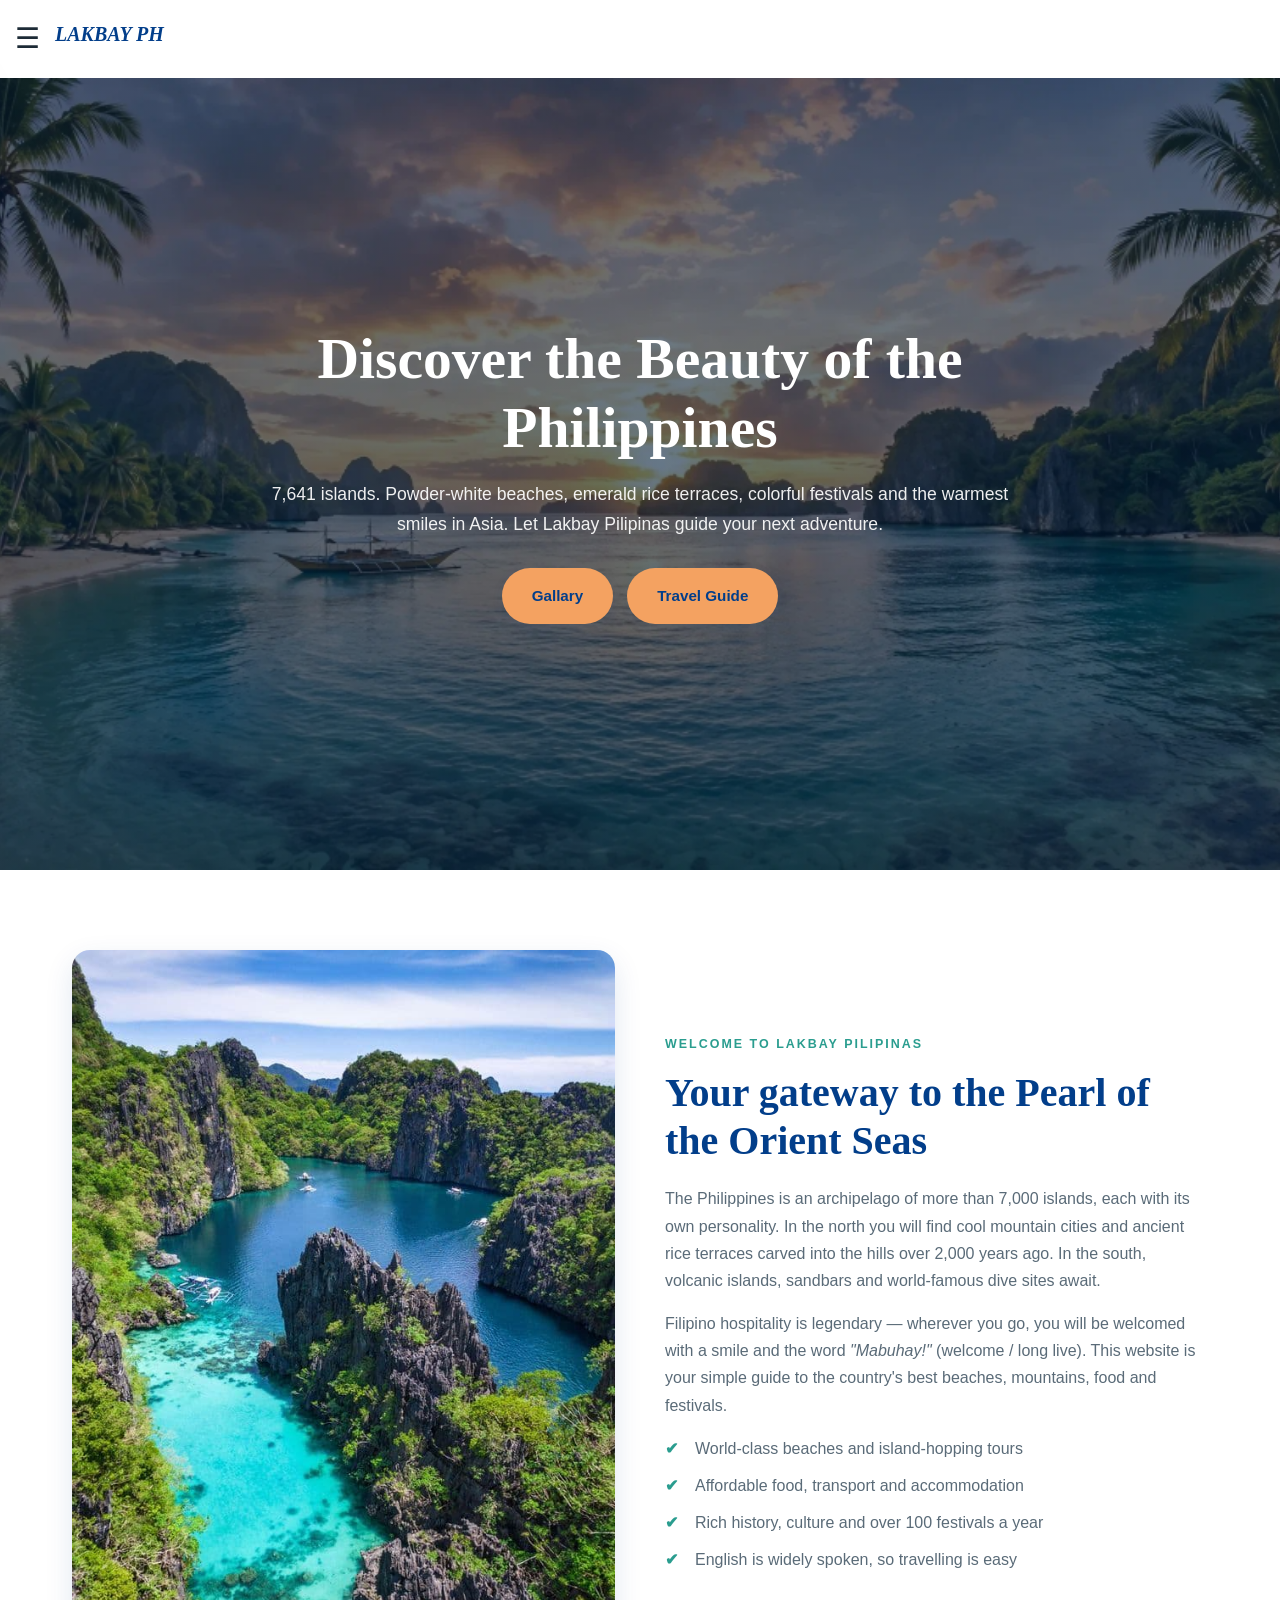
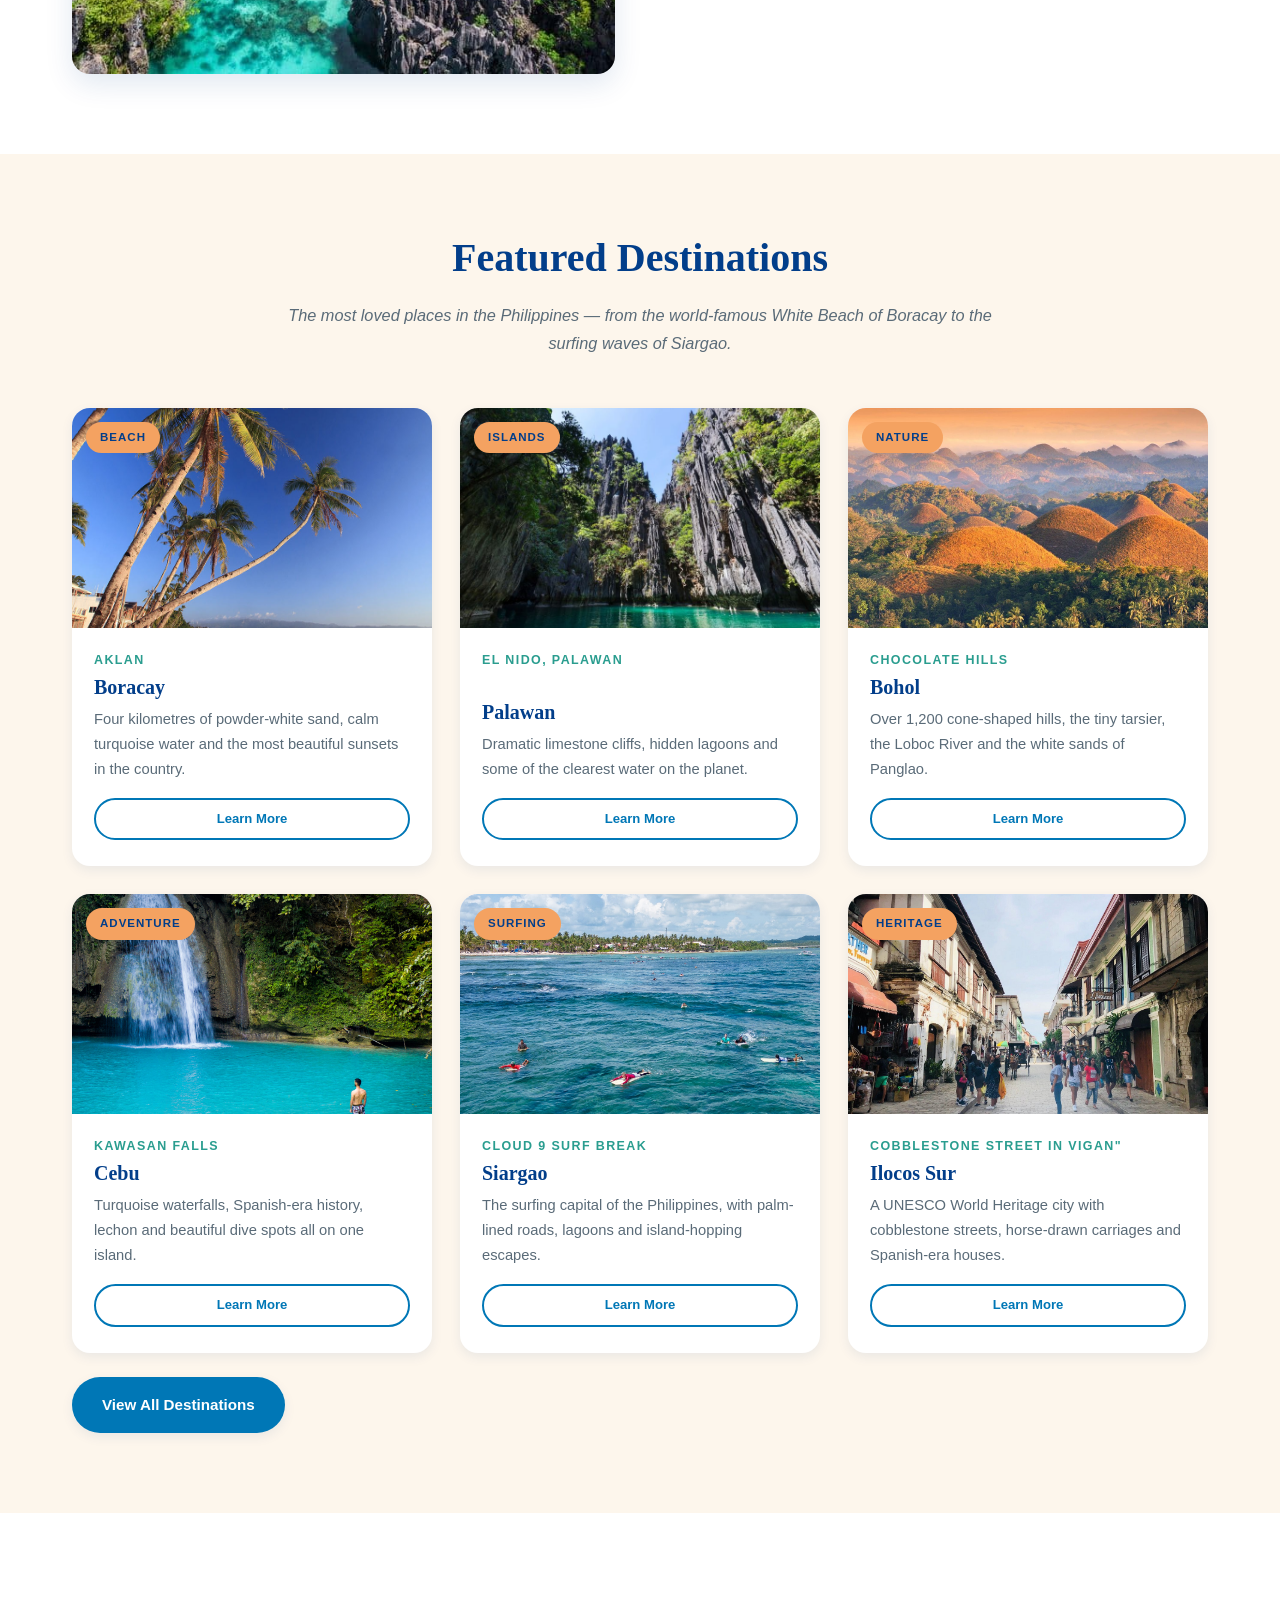
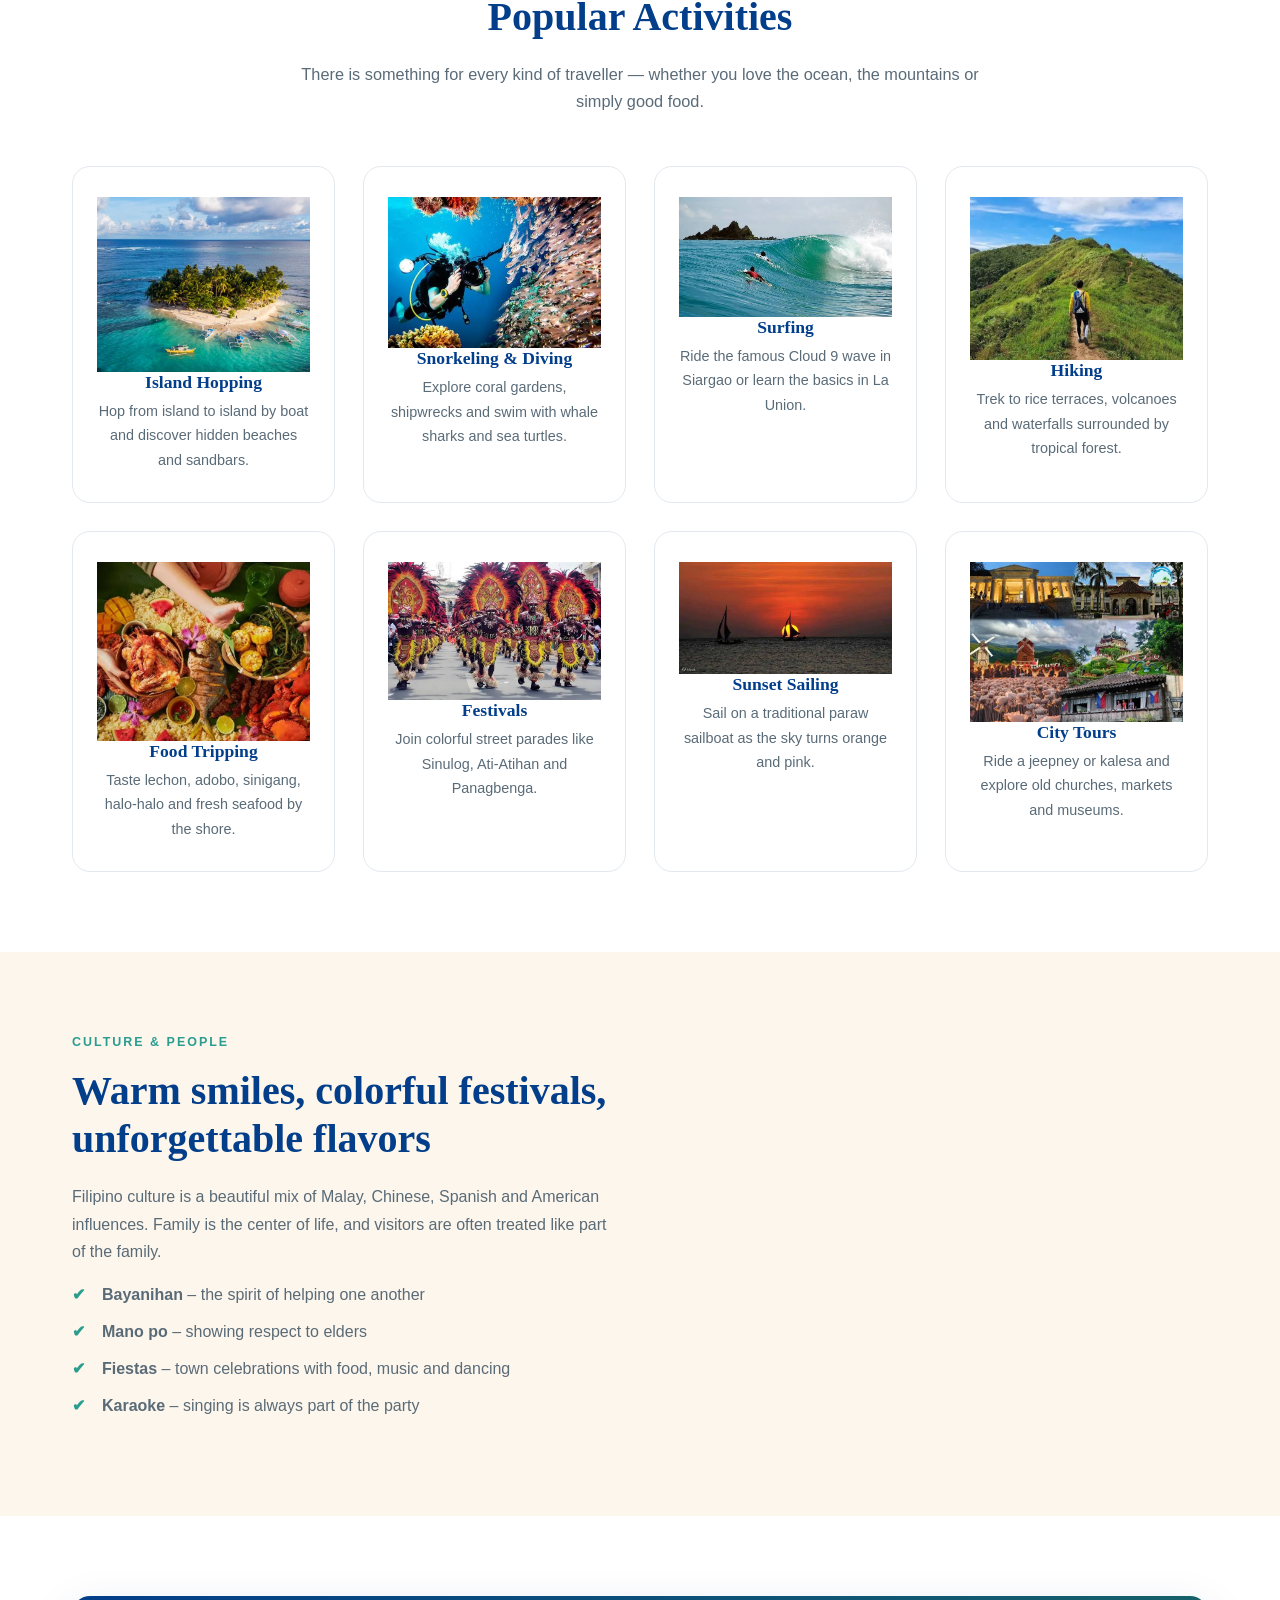
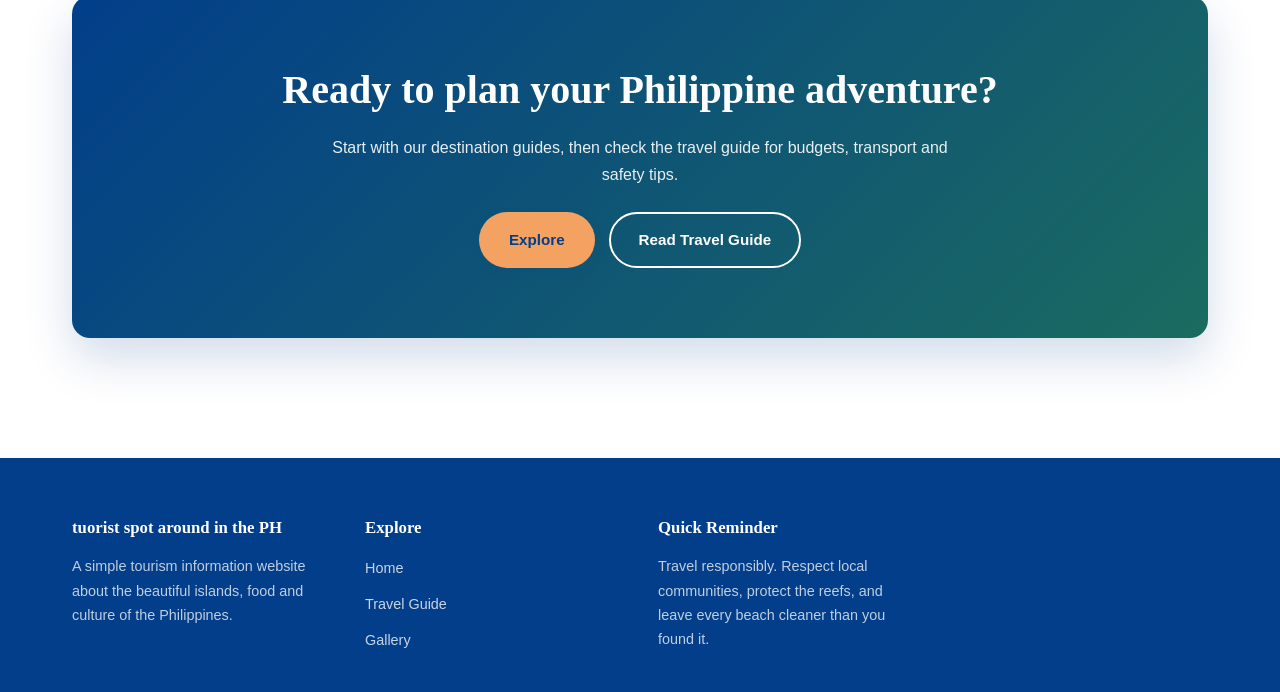
<file: index.html>
<!DOCTYPE html>
<html lang="en">
<head>
  <meta charset="UTF-8">
  <meta name="viewport" content="width=device-width, initial-scale=1.0">
  <title>Lakbay Pilipinas – Discover the Beauty of the Philippines</title>
  <meta name="description" content="Lakbay Pilipinas is a tourism information website featuring the best destinations, food, culture and travel tips in the Philippines.">

  
  
  <link rel="stylesheet" href="style.css"">
</head>
  <body>
  
    <nav class="navbar">
  <!-- Ito yung sikreto -->
  <input type="checkbox" id="menu-check">
  <label for="menu-check" class="menu-icon">☰</label>
  
  <h3><i>LAKBAY PH</i></h3>

  <!-- Menu na lalabas -->
  <div class="side-menu">
    <a href="index.html">HOME</a>
    <a href="gallary.html">GALLARY</a>
    <a href="guide.html">GUIDE</a>
  </div>
</nav>

  
  <section class="hero">
    <div class="container hero-inner">
      <h1>Discover the Beauty of the Philippines</h1>
      <p>
        7,641 islands. Powder-white beaches, emerald rice terraces, colorful festivals
        and the warmest smiles in Asia. Let Lakbay Pilipinas guide your next adventure.
      </p>
      <div class="btn-row">
        <a href="gallary.html" class="btn btn-primary">Gallary</a>
        <a href="guide.html" class="btn btn-primary">Travel Guide</a>
      </div>
    </div>
  </section>

 
  <section class="section">
    <div class="container split">

      <div class="split-media">
        <img src="lagoon.jpg" alt="A tropical island in the Philippines with turquoise water">
      </div>

      <div class="split-text stack">
        <p class="eyebrow">Welcome to Lakbay Pilipinas</p>
        <h2>Your gateway to the Pearl of the Orient Seas</h2>
        <p>
          The Philippines is an archipelago of more than 7,000 islands, each with its own
          personality. In the north you will find cool mountain cities and ancient rice
          terraces carved into the hills over 2,000 years ago. In the south, volcanic
          islands, sandbars and world-famous dive sites await.
        </p>
        <p>
          Filipino hospitality is legendary — wherever you go, you will be welcomed with a
          smile and the word <em>"Mabuhay!"</em> (welcome / long live). This website is your
          simple guide to the country's best beaches, mountains, food and festivals.
        </p>
        <ul class="check-list">
          <li>World-class beaches and island-hopping tours</li>
          <li>Affordable food, transport and accommodation</li>
          <li>Rich history, culture and over 100 festivals a year</li>
          <li>English is widely spoken, so travelling is easy</li>
        </ul>
        
      </div>

    </div>
  </section>

  
  <section class="section section-alt">
    <div class="container">

      <div class="section-head">
        <h2>Featured Destinations</h2>
        <p><i>The most loved places in the Philippines — from the world-famous White Beach of Boracay to the surfing waves of Siargao.</i></p>
      </div>
      <div class="grid grid-3">

    
        <article class="card">
          <div class="card-img">
            <span class="card-tag">Beach</span>
            <img src="boracay.jpg" alt="White Beach in Boracay, Aklan">
          </div>
          <div class="card-body">
            <p class="loc">Aklan</p>
            <h3>Boracay</h3>
            <p>Four kilometres of powder-white sand, calm turquoise water and the most beautiful sunsets in the country.</p>
            <a href="https://en.wikipedia.org/wiki/Boracay#" class="btn btn-ghost btn-sm">Learn More</a>
          </div>
        </article>

       
        <article class="card">
          <div class="card-img">
            <span class="card-tag">Islands</span>
            <img src="stone.jpg" alt="Limestone cliffs and lagoons in El Nido, Palawan">
          </div>
          <div class="card-body">
            <p class="loc">El Nido, Palawan</p>
            <h3>Palawan</h3>
            <p>Dramatic limestone cliffs, hidden lagoons and some of the clearest water on the planet.</p>
            <a href="https://en.wikipedia.org/wiki/El_Nido,_Palawan" class="btn btn-ghost btn-sm">Learn More</a>
          </div>
        </article>

       
        <article class="card">
          <div class="card-img">
            <span class="card-tag">Nature</span>
            <img src="bohol.jpg" alt="The Chocolate Hills of Bohol">
          </div>
          <div class="card-body">
            <p class="loc">Chocolate Hills</p>
            <h3>Bohol</h3>
            <p>Over 1,200 cone-shaped hills, the tiny tarsier, the Loboc River and the white sands of Panglao.</p>
            <a href="https://en.wikipedia.org/wiki/Chocolate_Hills" class="btn btn-ghost btn-sm">Learn More</a>
          </div>
        </article>

       
        <article class="card">
          <div class="card-img">
            <span class="card-tag">Adventure</span>
            <img src="kawasan.png" alt="Kawasan Falls in Cebu">
          </div>
          <div class="card-body">
            <p class="loc">Kawasan Falls</p>
            <h3>Cebu</h3>
            <p>Turquoise waterfalls, Spanish-era history, lechon and beautiful dive spots all on one island.</p>
            <a href="https://en.wikipedia.org/wiki/Kawasan_Falls" class="btn btn-ghost btn-sm">Learn More</a>
          </div>
        </article>

        
        <article class="card">
          <div class="card-img">
            <span class="card-tag">Surfing</span>
            <img src="surfing.jpg" alt="Cloud 9 surf break in Siargao">
          </div>
          <div class="card-body">
            <p class="loc">Cloud 9 surf break </p>
            <h3>Siargao</h3>
            <p>The surfing capital of the Philippines, with palm-lined roads, lagoons and island-hopping escapes.</p>
            <a href="https://en.wikipedia.org/wiki/Siargao" class="btn btn-ghost btn-sm">Learn More</a>
          </div>
        </article>

        
        <article class="card">
          <div class="card-img">
            <span class="card-tag">Heritage</span>
            <img src="vigen.jpg" alt="Cobblestone street in Vigan, Ilocos Sur">
          </div>
          <div class="card-body">
            <p class="loc">Cobblestone street in Vigan"</p>
            <h3>Ilocos Sur</h3>
            <p>A UNESCO World Heritage city with cobblestone streets, horse-drawn carriages and Spanish-era houses.</p>
            <a href="https://en.wikipedia.org/wiki/Vigan" class="btn btn-ghost btn-sm">Learn More</a>
          </div>
        </article>

      </div>

      <div class="btn-row">
        <a href="https://www.traveloka.com/en-ph/explore/destination/tourist-spots-37-hidden-tourist-spots-philippines/63720" class="btn btn-ocean">View All Destinations</a>
      </div>

    </div>
  </section>

  <section class="section">
    <div class="container">

      <div class="section-head">
        <h2>Popular Activities</h2>
        <p>There is something for every kind of traveller — whether you love the ocean, the mountains or simply good food.</p>
      </div>

      <div class="grid grid-4">
        <article class="activity">
          <img src="p5.jpg">
          <h3>Island Hopping</h3>
          <p>Hop from island to island by boat and discover hidden beaches and sandbars.</p>
        </article>

        <article class="activity">
          <img src="b1.jpg">
          <h3>Snorkeling &amp; Diving</h3>
          <p>Explore coral gardens, shipwrecks and swim with whale sharks and sea turtles.</p>
        </article>

        <article class="activity">
          <img src="b2.jpg">
          <h3>Surfing</h3>
          <p>Ride the famous Cloud 9 wave in Siargao or learn the basics in La Union.</p>
        </article>

        <article class="activity">
          <img src="b3.jpg">
          <h3>Hiking</h3>
          <p>Trek to rice terraces, volcanoes and waterfalls surrounded by tropical forest.</p>
        </article>

        <article class="activity">
          <img src="b4.jpg">
          <h3>Food Tripping</h3>
          <p>Taste lechon, adobo, sinigang, halo-halo and fresh seafood by the shore.</p>
        </article>

        <article class="activity">
          <img src="b5.jpg">
          <h3>Festivals</h3>
          <p>Join colorful street parades like Sinulog, Ati-Atihan and Panagbenga.</p>
        </article>

        <article class="activity">
          <img src="b6.jpg">
          <h3>Sunset Sailing</h3>
          <p>Sail on a traditional paraw sailboat as the sky turns orange and pink.</p>
        </article>

        <article class="activity">
          <img src="b7.jpg">
          <h3>City Tours</h3>
          <p>Ride a jeepney or kalesa and explore old churches, markets and museums.</p>
        </article>
      </div>

    </div>
  </section>

  <section class="section section-alt">
    <div class="container split">

      <div class="split-text stack">
        <p class="eyebrow">Culture &amp; People</p>
        <h2>Warm smiles, colorful festivals, unforgettable flavors</h2>
        <p>
          Filipino culture is a beautiful mix of Malay, Chinese, Spanish and American
          influences. Family is the center of life, and visitors are often treated like
          part of the family.
        </p>
        <ul class="check-list">
          <li><strong>Bayanihan</strong> – the spirit of helping one another</li>
          <li><strong>Mano po</strong> – showing respect to elders</li>
          <li><strong>Fiestas</strong> – town celebrations with food, music and dancing</li>
          <li><strong>Karaoke</strong> – singing is always part of the party</li>
        </ul>
      </div>

      

    </div>
  </section>

  
  <section class="section">
    <div class="container">
      <div class="cta">
        <h2>Ready to plan your Philippine adventure?</h2>
        <p>Start with our destination guides, then check the travel guide for budgets, transport and safety tips.</p>
        <div class="btn-row">
          <a href="" class="btn btn-primary">Explore</a>
          <a href="guide.html" class="btn btn-outline">Read Travel Guide</a>
        </div>
      </div>
    </div>
  </section>

  
  <footer class="site-footer">
    <div class="container">
      <div class="footer-grid">

        <div>
          <h4>tuorist spot around in the PH</h4>
          <p>A simple tourism information website about the beautiful islands, food and culture of the Philippines.</p>
        </div>


        <div>
          <h4>Explore</h4>
          <ul>
            <li><a href="index.html">Home</a></li>
            <li><a href="guide.html">Travel Guide</a></li>
            <li><a href="gallary.html">Gallery</a></li>
          </ul>
        </div>

        <div>
          <h4>Quick Reminder</h4>
          <p>Travel responsibly. Respect local communities, protect the reefs, and leave every beach cleaner than you found it.</p>
        </div>
      </div>

  
    </div>
  </footer>

</body>
</html>
</file>
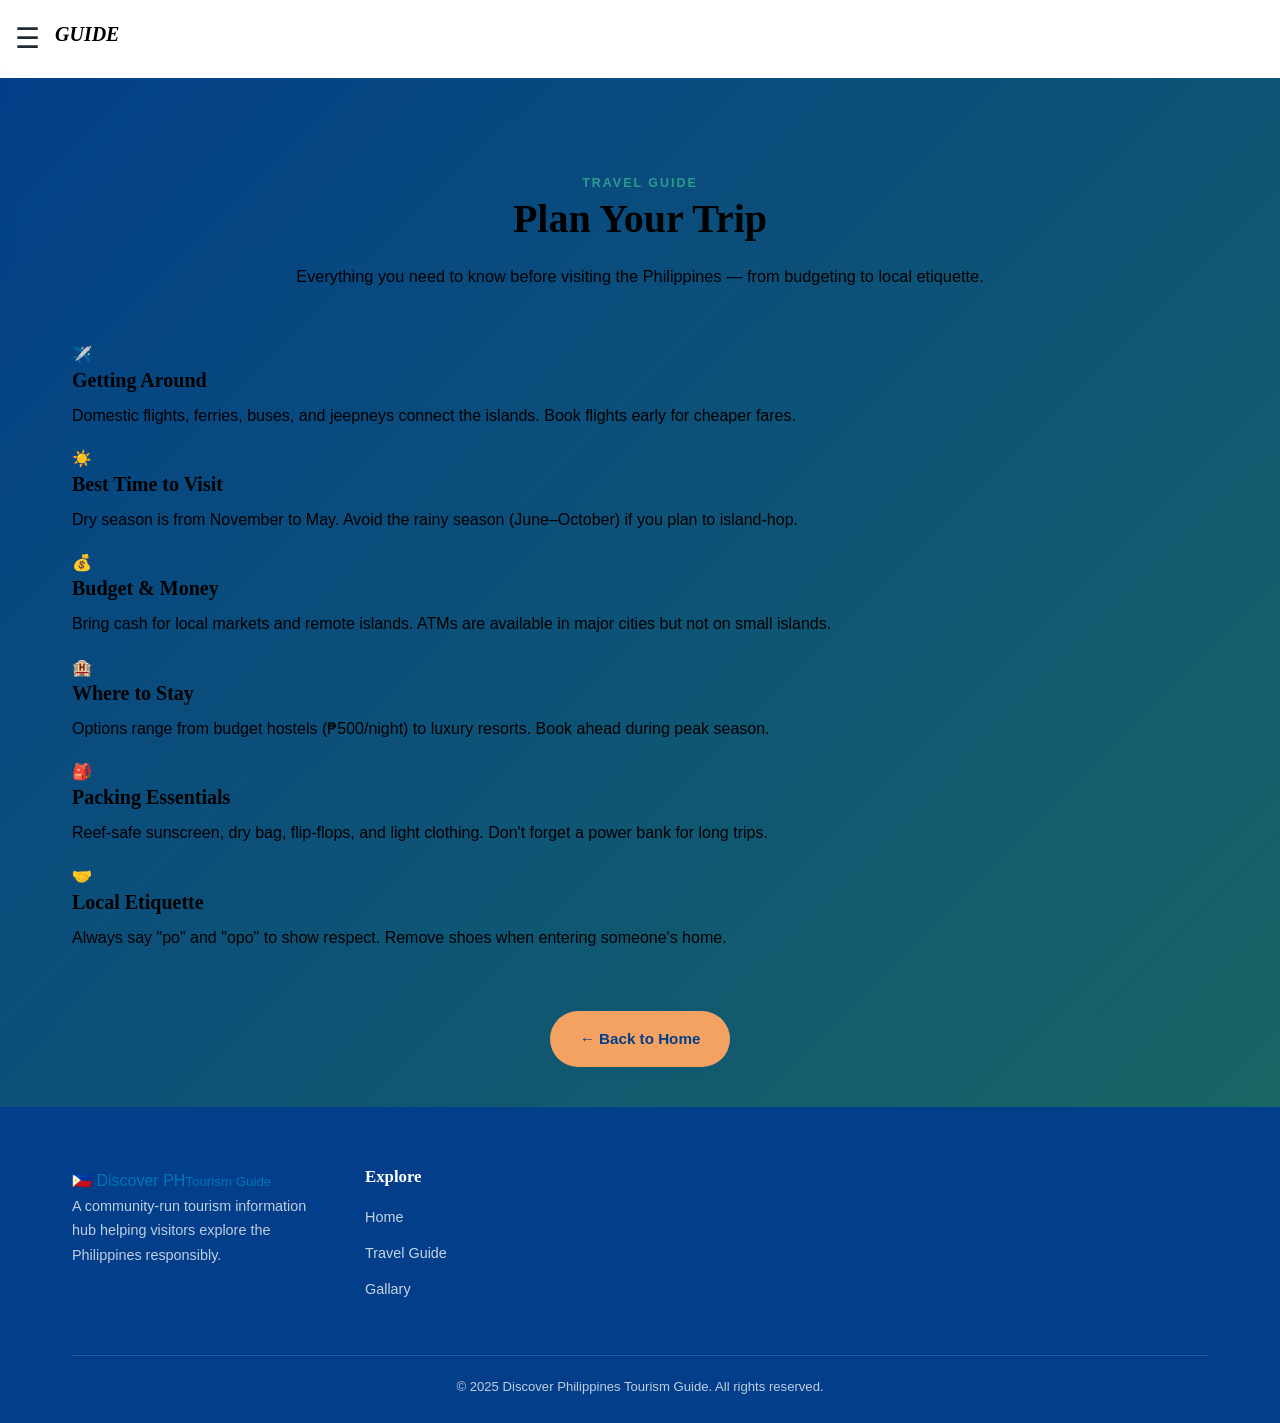
<file: guide.html>
<!DOCTYPE html>
<html lang="en">
<head>
  <meta charset="UTF-8" />
  <meta name="viewport" content="width=device-width, initial-scale=1.0" />
  <title>Travel Guide - Discover PH</title>
  <link rel="stylesheet" href="style.css" />
</head>
<style>
  body{
  background: linear-gradient(135deg, var(--ocean-dark), var(--green-dark));
  box-shadow: var(--shadow-lg);
   
}
h2,h1,h3,p{
  color: black;
}
</style>
<body>
<nav class="navbar">
  <!-- Ito yung sikreto -->
  <input type="checkbox" id="menu-check">
  <label for="menu-check" class="menu-icon">☰</label>
  
  <h3><i>GUIDE</i></h3>

  <!-- Menu na lalabas -->
  <div class="side-menu">
    <a href="index.html">HOME</a>
    <a href="gallary.html">GALLARY</a>
    <a href="guide.html">GUIDE</a>
  </div>
</nav>

  <div class="man">
  <main style="padding-top: 90px;">
    <div class="container">
      <div class="section-head center">
        <span class="eyebrow">Travel Guide</span>
        <h2>Plan Your Trip</h2>
        <p>Everything you need to know before visiting the Philippines — from budgeting to local etiquette.</p>
      </div>

      
      <div class="features-grid">
        <div class="feature">
          <div class="icon">✈️</div>
          <h3>Getting Around</h3>
          <p>Domestic flights, ferries, buses, and jeepneys connect the islands. Book flights early for cheaper fares.</p>
        </div>
        <div class="feature">
          <div class="icon">☀️</div>
          <h3>Best Time to Visit</h3>
          <p>Dry season is from November to May. Avoid the rainy season (June–October) if you plan to island-hop.</p>
        </div>
        <div class="feature">
          <div class="icon">💰</div>
          <h3>Budget &amp; Money</h3>
          <p>Bring cash for local markets and remote islands. ATMs are available in major cities but not on small islands.</p>
        </div>
        <div class="feature">
          <div class="icon">🏨</div>
          <h3>Where to Stay</h3>
          <p>Options range from budget hostels (₱500/night) to luxury resorts. Book ahead during peak season.</p>
        </div>
        <div class="feature">
          <div class="icon">🎒</div>
          <h3>Packing Essentials</h3>
          <p>Reef-safe sunscreen, dry bag, flip-flops, and light clothing. Don't forget a power bank for long trips.</p>
        </div>
        <div class="feature">
          <div class="icon">🤝</div>
          <h3>Local Etiquette</h3>
          <p>Always say "po" and "opo" to show respect. Remove shoes when entering someone's home.</p>
        </div>
      </div>

      
      <div style="text-align: center; margin-top: 60px;">
        <a href="index.html" class="btn btn-primary">← Back to Home</a>
      </div>
    </div>
  </main>
    </div>

  
  <footer class="site-footer">
    <div class="container">
      <div class="footer-grid">
        <div class="footer-brand">
          <a href="index.html" class="logo">
            <span class="logo-mark">🇵🇭</span>
            <span>Discover PH<small>Tourism Guide</small></span>
          </a>
          <p>A community-run tourism information hub helping visitors explore the Philippines responsibly.</p>
        </div>
        
        <div>
          <h4>Explore</h4>
          <ul>
            <li><a href="index.html">Home</a></li>
            <li><a href="guide.html">Travel Guide</a></li>
            <li><a href="gallary.html">Gallary</a></li>
          </ul>
        </div>
        
      </div>
      <div class="footer-bottom">
        <p>© 2025 Discover Philippines Tourism Guide. All rights reserved.</p>
      </div>
    </div>
  </footer>

</body>
</html>
</file>
<file: style.css>
:root {
  --ocean: #0077b6;
  --ocean-dark: #023e8a;
  --ocean-light: #caf0f8;
  --green: #2a9d8f;
  --green-dark: #1b6b60;
  --sand: #fdf6ec;
  --gold: #f4a261;
  --gold-dark: #e76f51;
  --white: #ffffff;
  --text: #1d2b36;
  --text-soft: #5a6b78;
  --border: #e3e8ee;
  --shadow-sm: 0 4px 12px rgba(2, 62, 138, 0.08);
  --shadow-md: 0 10px 28px rgba(2, 62, 138, 0.12);
  --shadow-lg: 0 20px 48px rgba(2, 62, 138, 0.18);
  --radius: 18px;
  --radius-sm: 12px;
  --transition: 0.3s ease;
  --max-width: 1180px;
}

* {
  margin: 0;
  padding: 0;
  box-sizing: border-box;
}

html {
  scroll-behavior: smooth;
}

body {
  font-family: 'Poppins', Arial, sans-serif;
  font-size: 16px;
  line-height: 1.7;
  color: var(--text);
  background: white;
}

img {
  max-width: 100%;
  display: block;
  height: auto;
}

a {
  color: var(--ocean);
  text-decoration: none;
  transition: color var(--transition);
}

a:hover {
  color: var(--ocean-dark);
}

ul {
  list-style: none;
}

.navbar {
  position: relative;
  z-index: 100;
  background-color: var(--white);
  padding: 15px;
  display: flex;
  align-items: center;
  gap: 15px;
}


#menu-check {
  display: none;
}

.menu-icon {
  font-size: 28px;
  cursor: pointer;
  z-index: 101; 
}


.side-menu {
  position: fixed; 
  top: 60px;
  left: -250px;
  width: 220px;
  background-color: var(--white);
  z-index: 999; 
  box-shadow: var(--shadow-lg);
  border-radius: var(--radius);
  padding: 15px;
  display: flex;
  flex-direction: column;
  gap: 12px;
  transition: 0.3s ease;
}

.side-menu a {
  text-decoration: none;
  color: var(--text);
  padding: 10px;
  border-radius: 8px;
  background-color: var(--ocean-light);
}

.side-menu a:hover {
  background-color: var(--sand);
}


#menu-check:checked ~ .side-menu {
  left: 10px;
}


.hero {
  position: relative;
  z-index: 1;
}


h1, h2, h3, h4 {
  font-family: 'Playfair Display', Georgia, serif;
  line-height: 1.2;
  color: var(--ocean-dark);
  margin-bottom: 0.5em;
}

h1 { font-size: clamp(2.2rem, 5vw, 3.6rem); }
h2 { font-size: clamp(1.7rem, 3.5vw, 2.5rem); }
h3 { font-size: 1.25rem; }

p {
  margin-bottom: 1rem;
  color: var(--text-soft);
}

.eyebrow {
  text-transform: uppercase;
  letter-spacing: 2px;
  font-size: 0.78rem;
  font-weight: 600;
  color: var(--green);
  margin-bottom: 0.4rem;
}

.container {
  width: 100%;
  max-width: var(--max-width);
  margin: 0 auto;
  padding: 0 22px;
}


.section {
  padding: 80px 0;
  

}

.section-alt {
  background: var(--sand);
}

.section-head {
  text-align: center;
  max-width: 720px;
  margin: 0 auto 50px;
}

.section-head p {
  font-size: 1.02rem;
}


.btn {
  display: inline-block;
  padding: 13px 28px;
  border-radius: 50px;
  font-weight: 600;
  font-size: 0.95rem;
  border: 2px solid transparent;
  cursor: pointer;
  transition: all var(--transition);
  text-align: center;
}

.btn-primary {
  background: var(--gold);
  color: var(--ocean-dark);
  box-shadow: var(--shadow-sm);
}
.btn-primary:hover {
  background: var(--gold-dark);
  color: var(--white);
  transform: translateY(-3px);
  box-shadow: var(--shadow-md);
}

.btn-ocean {
  background: var(--ocean);
  color: var(--white);
  box-shadow: var(--shadow-sm);
}
.btn-ocean:hover {
  background: var(--ocean-dark);
  color: var(--white);
  transform: translateY(-3px);
}

.btn-outline {
  background: transparent;
  color: var(--white);
  border-color: var(--white);
}
.btn-outline:hover {
  background: var(--white);
  color: var(--ocean-dark);
  transform: translateY(-3px);
}

.btn-ghost {
  background: transparent;
  color: var(--ocean);
  border-color: var(--ocean);
  padding: 9px 22px;
  font-size: 0.88rem;
}
.btn-ghost:hover {
  background: var(--ocean);
  color: var(--white);
}

.btn-sm {
  padding: 8px 18px;
  font-size: 0.82rem;
}

.btn-row {
  display: flex;
  flex-wrap: wrap;
  gap: 14px;
  margin-top: 24px;
}
.site-header {
  position: sticky;
  top: 0;
  z-index: 100;
  background: rgba(255, 255, 255, 0.96);
  backdrop-filter: blur(8px);
  box-shadow: var(--shadow-sm);
}

.nav-bar {
  display: flex;
  align-items: center;
  justify-content: space-between;
  gap: 20px;
  padding-top: 14px;
  padding-bottom: 14px;
}


.hero {
  position: relative;
  min-height: 88vh;
  display: flex;
  align-items: center;
  color: var(--white);
  text-align: center;
  background:
    linear-gradient(rgba(2, 30, 60, 0.55), rgba(2, 30, 60, 0.65)),
    url(back.jpg) center/cover no-repeat;

}

.hero-inner {
  max-width: 820px;
}

.hero h1 {
  color: var(--white);
  margin-bottom: 18px;
}

.hero p {
  color: rgba(255, 255, 255, 0.92);
  font-size: 1.1rem;
  margin-bottom: 28px;
}
.brand{ margin:10; padding:10; 
  background-color: dimgrey;
  font-weight: 1000;
  font-size: 0.99rem;
}
 
body { font-family: Arial; }



}
.badge {
  display: inline-block;
  background: var(--gold);
  color: var(--ocean-dark);
  font-weight: 600;
  font-size: 0.78rem;
  letter-spacing: 1.5px;
  text-transform: uppercase;
  padding: 8px 18px;
  border-radius: 50px;
  margin-bottom: 22px;
}

.hero .btn-row {
  justify-content: center;
}

.split {
  display: grid;
  grid-template-columns: 1fr 1fr;
  gap: 50px;
  align-items: center;
}

.split-media img {
  border-radius: var(--radius);
  box-shadow: var(--shadow-md);
  width: 100%;
  height: 100%;
  object-fit: cover;
}

.stack > * + * {
  margin-top: 14px;
}

.check-list {
  margin: 8px 0 16px;
}
.check-list li {
  position: relative;
  padding-left: 30px;
  margin-bottom: 10px;
  color: var(--text-soft);
}
.check-list li::before {
  content: "✔";
  position: absolute;
  left: 0;
  top: 0;
  color: var(--green);
  font-weight: 700;
}


.grid {
  display: grid;
  gap: 28px;
}
.grid-2 { grid-template-columns: repeat(2, 1fr); }
.grid-3 { grid-template-columns: repeat(3, 1fr); }
.grid-4 { grid-template-columns: repeat(4, 1fr); }


.card {
  background: var(--white);
  border-radius: var(--radius);
  overflow: hidden;
  box-shadow: var(--shadow-sm);
  display: flex;
  flex-direction: column;
  transition: transform var(--transition), box-shadow var(--transition);
}

.card:hover {
  transform: translateY(-8px);
  box-shadow: var(--shadow-lg);
}

.card-img {
  position: relative;
  height: 220px;
  overflow: hidden;
}

.card-img img {
  width: 100%;
  height: 100%;
  object-fit: cover;
  transition: transform 0.6s ease;
}

.card:hover .card-img img {
  transform: scale(1.08);
}

.card-tag {
  position: absolute;
  top: 14px;
  left: 14px;
  background: var(--gold);
  color: var(--ocean-dark);
  font-size: 0.72rem;
  font-weight: 600;
  letter-spacing: 1px;
  text-transform: uppercase;
  padding: 6px 14px;
  border-radius: 50px;
  z-index: 2;
}

.card-body {
  padding: 22px 22px 26px;
  display: flex;
  flex-direction: column;
  flex: 1;
}

.card-body .loc {
  font-size: 0.78rem;
  text-transform: uppercase;
  letter-spacing: 1.4px;
  color: var(--green);
  font-weight: 600;
  margin-bottom: 4px;
}

.card-body h3 {
  margin-bottom: 8px;
}

.card-body p {
  font-size: 0.92rem;
  flex: 1;
}


.activity {
  background: var(--white);
  border: 1px solid var(--border);
  border-radius: var(--radius);
  padding: 30px 24px;
  text-align: center;
  transition: all var(--transition);
}

.activity:hover {
  border-color: var(--ocean);
  box-shadow: var(--shadow-md);
  transform: translateY(-6px);
}

.activity-icon {
  display: inline-grid;
  place-items: center;
  width: 62px;
  height: 62px;
  font-size: 1.7rem;
  border-radius: 50%;
  background: var(--ocean-light);
  margin-bottom: 14px;
}

.activity h3 {
  font-size: 1.1rem;
  margin-bottom: 6px;
}

.activity p {
  font-size: 0.9rem;
  margin: 0;
}


.cta {
  background: linear-gradient(135deg, var(--ocean-dark), var(--green-dark));
  color: var(--white);
  border-radius: var(--radius);
  padding: 70px 30px;
  text-align: center;
  box-shadow: var(--shadow-lg);
}

.cta h2 {
  color: var(--white);
}

.cta p {
  color: rgba(255, 255, 255, 0.9);
  max-width: 620px;
  margin: 0 auto 10px;
}

.cta .btn-row {
  justify-content: center;
}


.site-footer {
  background: var(--ocean-dark);
  color: rgba(255, 255, 255, 0.85);
  padding: 60px 0 24px;
  margin-top: 40px;
}

.footer-grid {
  display: grid;
  grid-template-columns: repeat(4, 1fr);
  gap: 36px;
}

.site-footer h4 {
  color: var(--white);
  font-size: 1.05rem;
  margin-bottom: 16px;
}

.site-footer p {
  color: rgba(255, 255, 255, 0.75);
  font-size: 0.9rem;
}

.site-footer ul li {
  margin-bottom: 9px;
}

.site-footer ul a {
  color: rgba(255, 255, 255, 0.78);
  font-size: 0.9rem;
}
.site-footer ul a:hover {
  color: var(--gold);
  padding-left: 4px;
}

.footer-bottom {
  border-top: 1px solid rgba(255, 255, 255, 0.15);
  margin-top: 44px;
  padding-top: 20px;
  text-align: center;
}
.footer-bottom p {
  font-size: 0.82rem;
  margin: 0;
}


.destination-hero {
  position: relative;
  min-height: 60vh;
  display: flex;
  align-items: flex-end;
  color: var(--white);
  background: linear-gradient(rgba(2, 30, 60, 0.35), rgba(2, 30, 60, 0.75)),
              url(back3.jpg) center/cover no-repeat;
}
.destination-hero.palawan { background-image: linear-gradient(rgba(2,30,60,.35), rgba(2,30,60,.75)), url('../images/palawan.jpg'); }
.destination-hero.bohol   { background-image: linear-gradient(rgba(2,30,60,.35), rgba(2,30,60,.75)), url('../images/bohol.jpg'); }
.destination-hero.cebu    { background-image: linear-gradient(rgba(2,30,60,.35), rgba(2,30,60,.75)), url('../images/cebu.jpg'); }
.destination-hero.siargao { background-image: linear-gradient(rgba(2,30,60,.35), rgba(2,30,60,.75)), url('../images/siargao.jpg'); }

.destination-hero .container {
  padding-bottom: 50px;
}

.destination-hero h1 {
  color: var(--white);
  margin-bottom: 6px;
}

.destination-hero .loc {
  color: var(--gold);
  font-weight: 600;
  text-transform: uppercase;
  letter-spacing: 2px;
  font-size: 0.82rem;
}

.info-bar {
  background: var(--ocean);
  color: var(--white);
}
.info-bar .container {
  display: flex;
  flex-wrap: wrap;
  gap: 30px;
  padding: 22px 22px;
  justify-content: space-around;
}
.info-item {
  text-align: center;
}
.info-item span {
  display: block;
  font-size: 0.72rem;
  text-transform: uppercase;
  letter-spacing: 1.4px;
  color: var(--ocean-light);
}
.info-item strong {
  font-size: 0.98rem;
}


.attraction {
  display: grid;
  grid-template-columns: 1fr 1fr;
  gap: 40px;
  align-items: center;
  padding: 40px 0;
  border-bottom: 1px solid var(--border);
}
.attraction:last-child { border-bottom: none; }
.attraction img {
  border-radius: var(--radius);
  box-shadow: var(--shadow-md);
  height: 300px;
  width: 100%;
  object-fit: cover;
}
.attraction.reverse .attraction-text { order: 2; }


.tips-box {
  background: var(--sand);
  border-left: 6px solid var(--gold);
  border-radius: var(--radius-sm);
  padding: 30px 34px;
  margin-top: 50px;
}
.tips-box h3 {
  margin-bottom: 14px;
}
.tips-box ul li {
  position: relative;
  padding-left: 28px;
  margin-bottom: 10px;
  color: var(--text-soft);
}
.tips-box ul li::before {
  content: "★";
  position: absolute;
  left: 0;
  color: var(--gold-dark);
}


.food-card {
  background: var(--white);
  border-radius: var(--radius);
  overflow: hidden;
  box-shadow: var(--shadow-sm);
  transition: transform var(--transition), box-shadow var(--transition);
}
.food-card:hover {
  transform: translateY(-8px);
  box-shadow: var(--shadow-lg);
}
.food-card img {
  height: 200px;
  width: 100%;
  object-fit: cover;
}
.food-card .card-body { padding: 20px; }

.festival-list {
  display: grid;
  grid-template-columns: repeat(3, 1fr);
  gap: 24px;
}
.festival {
  background: var(--ocean-light);
  border-radius: var(--radius);
  padding: 28px 22px;
  text-align: center;
  transition: background var(--transition), transform var(--transition);
}
.festival:hover {
  background: var(--gold);
  transform: translateY(-6px);
}
.festival h3 { font-size: 1.05rem; margin-bottom: 6px; }
.festival p  { font-size: 0.88rem; margin: 0; 
  
}

.guide-card {
  background: var(--white);
  border: 1px solid var(--border);
  border-radius: var(--radius);
  padding: 30px 26px;
  transition: all var(--transition);
}
.guide-card:hover {
  border-color: var(--ocean);
  box-shadow: var(--shadow-md);
  transform: translateY(-6px);
}
.guide-card .icon {
  font-size: 1.8rem;
  margin-bottom: 12px;
  display: block;
}
.guide-card h3 { font-size: 1.12rem; }
.guide-card p  { font-size: 0.9rem; margin: 0; }


.faq details {
  background: var(--white);
  border: 1px solid var(--border);
  border-radius: var(--radius-sm);
  margin-bottom: 14px;
  overflow: hidden;
}
.faq summary {
  padding: 18px 24px;
  font-weight: 600;
  cursor: pointer;
  color: var(--ocean-dark);
  list-style: none;
  position: relative;
}
.faq summary::-webkit-details-marker { display: none; }
.faq summary::after {
  content: "+";
  position: absolute;
  right: 22px;
  font-size: 1.3rem;
  color: var(--green);
  transition: transform var(--transition);
}
.faq details[open] summary::after {
  content: "−";
}
.faq details p {
  padding: 0 24px 20px;
  margin: 0;
}
.gallery-grid {
  display: grid;
  grid-template-columns: repeat(4, 1fr);
  grid-auto-rows: 200px;
  gap: 16px;
}

.gallery-item {
  position: relative;
  overflow: hidden;
  border-radius: var(--radius-sm);
  box-shadow: var(--shadow-sm);
}

.gallery-item img {
  width: 100%;
  height: 100%;
  object-fit: cover;
  transition: transform 0.6s ease;
}

.gallery-item:hover img {
  transform: scale(1.1);
}

.gallery-item .caption {
  position: absolute;
  inset: auto 0 0 0;
  padding: 30px 16px 14px;
  background: linear-gradient(transparent, rgba(2, 30, 60, 0.85));
  color: var(--white);
  font-size: 0.85rem;
  font-weight: 500;
  opacity: 0;
  transition: opacity var(--transition);
}

.gallery-item:hover .caption {
  opacity: 1;
}
.gallery-item.tall  { grid-row: span 2; }
.gallery-item.wide  { grid-column: span 2; }
.gallery-item.big   { grid-column: span 2; grid-row: span 2; }


@media (max-width: 992px) {
  .grid-4 { grid-template-columns: repeat(2, 1fr); }
  .grid-3 { grid-template-columns: repeat(2, 1fr); }
  .footer-grid { grid-template-columns: repeat(2, 1fr); }
  .festival-list { grid-template-columns: repeat(2, 1fr); }

  .split {
    grid-template-columns: 1fr;
    gap: 30px;
  }
  .split-media { order: -1; }

  .attraction {
    grid-template-columns: 1fr;
    gap: 20px;
  }
  .attraction.reverse .attraction-text { order: 0; }

  .gallery-grid {
    grid-template-columns: repeat(3, 1fr);
    grid-auto-rows: 180px;
  }

@media (max-width: 640px) {
  .section { padding: 56px 0; }

  .nav-bar {
    flex-direction: column;
    align-items: flex-start;
    gap: 12px;
  }
  .main-nav ul {
    gap: 4px;
  }
  .main-nav a {
    padding: 7px 12px;
    font-size: 0.85rem;
  }

  .hero { min-height: 78vh; }
  .hero p { font-size: 1rem; }

  .grid-2,
  .grid-3,
  .grid-4 { grid-template-columns: 1fr; }

  .footer-grid { grid-template-columns: 1fr; }
  .festival-list { grid-template-columns: 1fr; }

  .info-bar .container {
    gap: 16px;
    justify-content: space-between;
  }
  .info-item { flex: 1 1 40%; }

  .cta { padding: 50px 20px; }

  .gallery-grid {
    grid-template-columns: repeat(2, 1fr);
    grid-auto-rows: 150px;
  }
  .gallery-item.big {
    grid-column: span 2;
    grid-row: span 1;
  }

  .brand-text span { display: none; }
}


@media (max-width: 380px) {
  .gallery-grid {
    grid-template-columns: 1fr;
  }
  .gallery-item.wide,
  .gallery-item.big {
    grid-column: span 1;
  }
  .btn { padding: 11px 20px; font-size: 0.88rem; }
}audio
</file>
